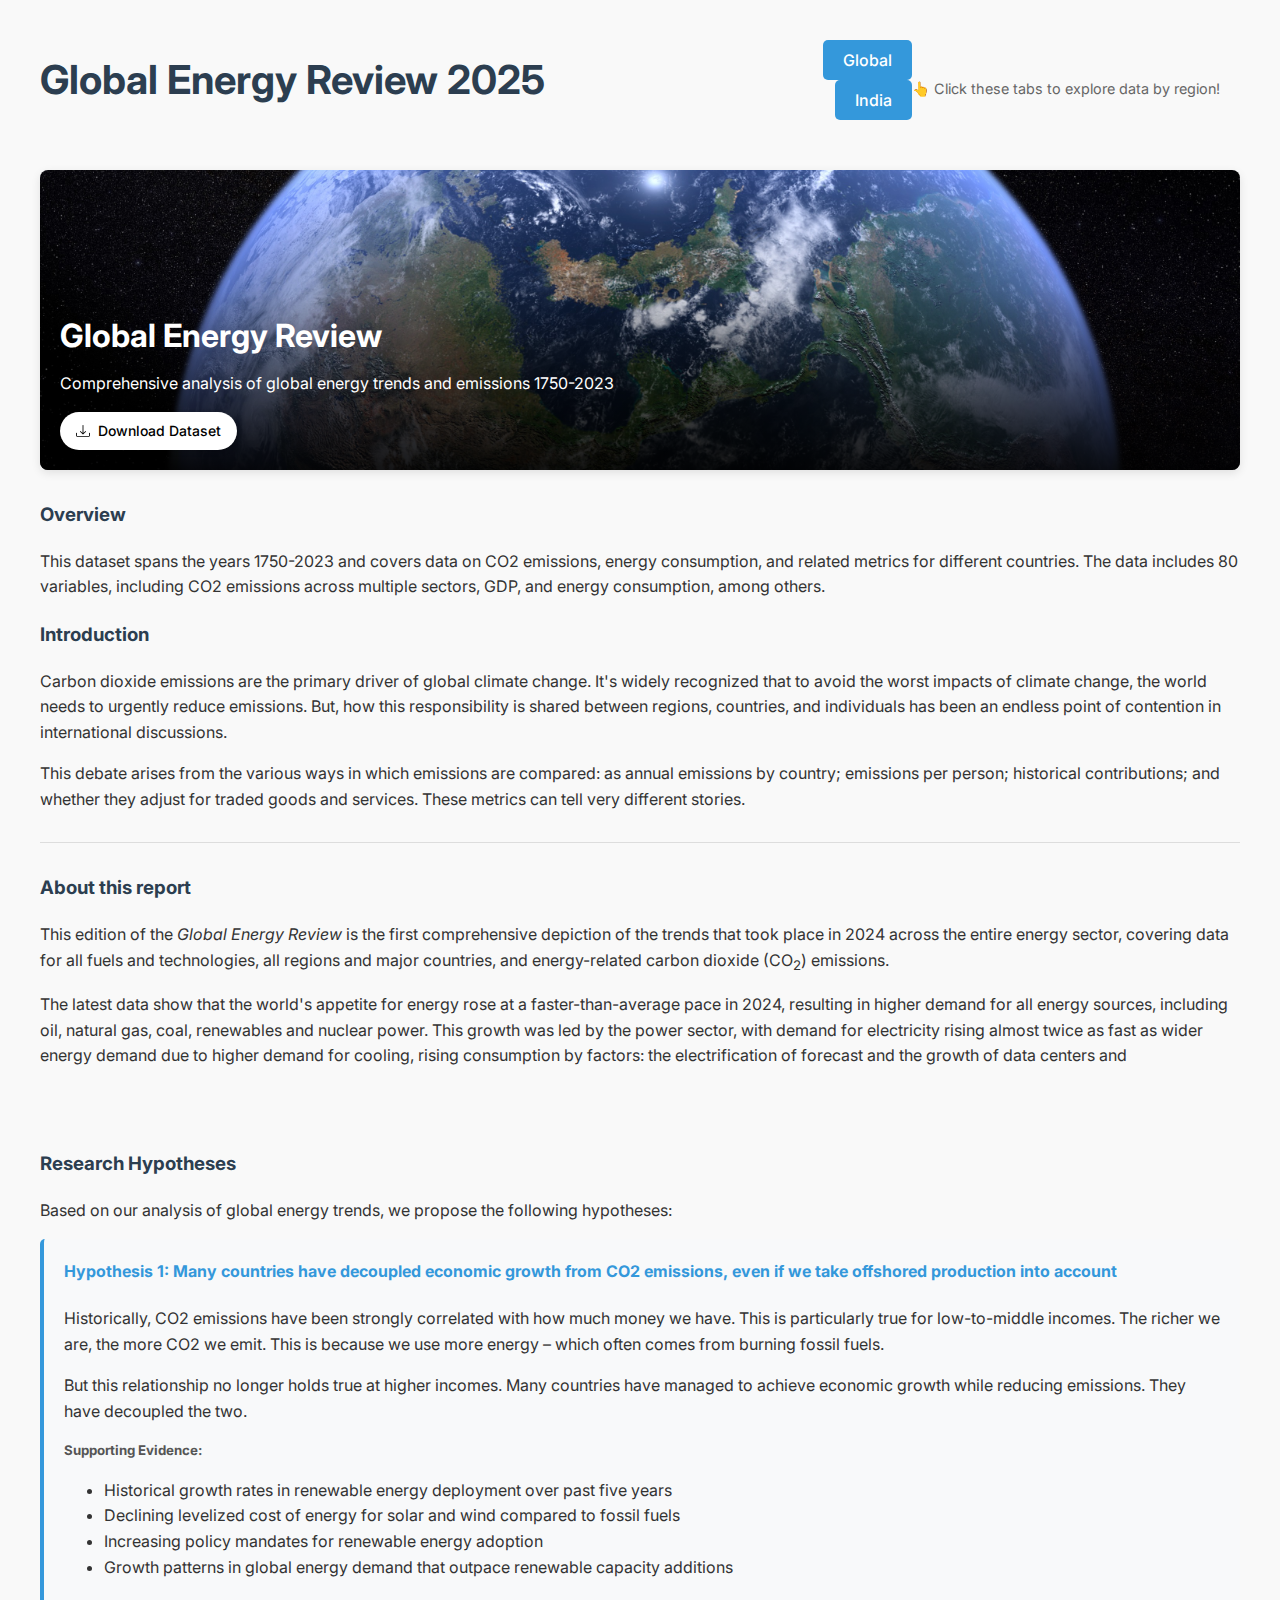
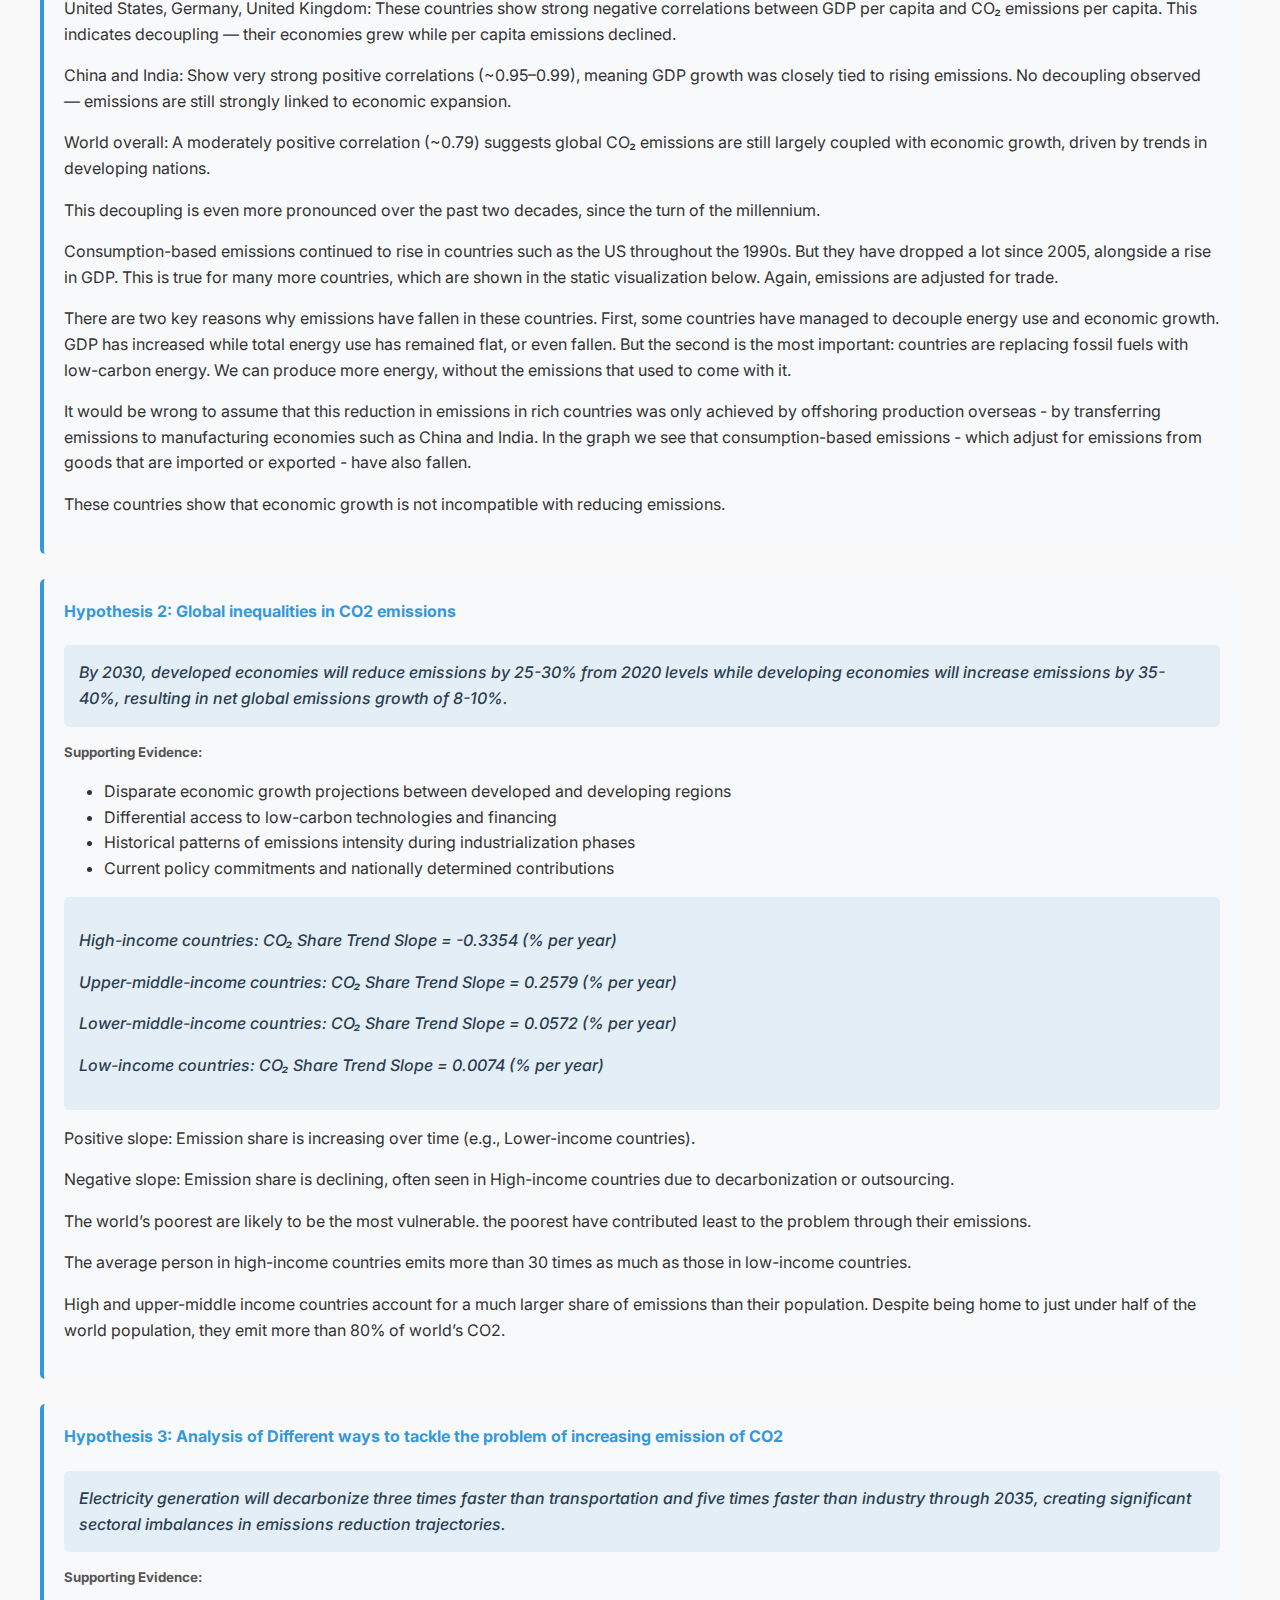
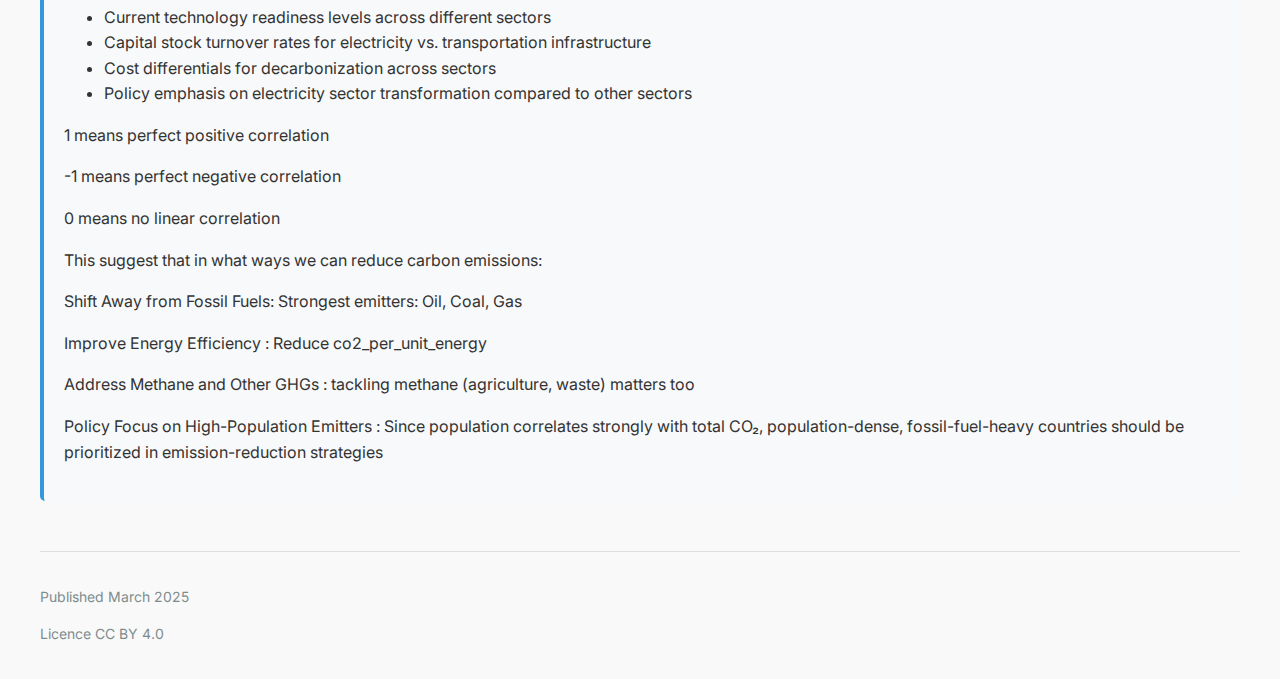
<file: index.html>
<!DOCTYPE html>
<html lang="en">
<head>
    <meta charset="UTF-8">
    <meta name="viewport" content="width=device-width, initial-scale=1.0">
    <title>Global Energy Review 2025</title>
    <link rel="preconnect" href="https://fonts.googleapis.com">
    <link rel="preconnect" href="https://fonts.gstatic.com" crossorigin>
    <link href="https://fonts.googleapis.com/css2?family=Inter:wght@300;400;500;600;700&display=swap" rel="stylesheet">
    <link rel="stylesheet" href="styles.css">
</head>
<body>
    <div class="container">
        <header>
            <div class="header-content">
                <div class="header-left">
                    <h1>Global Energy Review 2025</h1>
                </div>
                <div class="header-right">
                    <button id="coalBtn">Global</button>
                    <button id="naturalGasBtn">India</button>
                </div>
                <div class="tab-hint">👆 Click these tabs to explore data by region!</div>
            </div>
        </header>

        <!-- Banner image section -->
        <div class="banner-container">
            <img src="images/global.jpg" alt="Global energy landscape" class="banner-image">
            <div class="banner-overlay">
                <h2>Global Energy Review</h2>
                <p>Comprehensive analysis of global energy trends and emissions 1750-2023</p>
                <a href="https://github.com/owid/co2-data" class="download-btn">
                    <svg xmlns="http://www.w3.org/2000/svg" width="16" height="16" fill="currentColor" viewBox="0 0 16 16">
                        <path d="M.5 9.9a.5.5 0 0 1 .5.5v2.5a1 1 0 0 0 1 1h12a1 1 0 0 0 1-1v-2.5a.5.5 0 0 1 1 0v2.5a2 2 0 0 1-2 2H2a2 2 0 0 1-2-2v-2.5a.5.5 0 0 1 .5-.5z"/>
                        <path d="M7.646 11.854a.5.5 0 0 0 .708 0l3-3a.5.5 0 0 0-.708-.708L8.5 10.293V1.5a.5.5 0 0 0-1 0v8.793L5.354 8.146a.5.5 0 1 0-.708.708l3 3z"/>
                    </svg>
                    Download Dataset
                </a>
            </div>
        </div>

        <main>
            <section class="overview-section">
                <h3>Overview</h3>
                <p>This dataset spans the years 1750-2023 and covers data on CO2 emissions, energy consumption, and related metrics for different countries. The data includes 80 variables, including CO2 emissions across multiple sectors, GDP, and energy consumption, among others.</p>
            </section>

            <section class="introduction-section">
                <h3>Introduction</h3>
                <p>
                    Carbon dioxide emissions are the primary driver of global climate change. It's widely recognized that to avoid the worst impacts of climate change, the world needs to urgently reduce emissions. But, how this responsibility is shared between regions, countries, and individuals has been an endless point of contention in international discussions.
                </p>
                <p>
                    This debate arises from the various ways in which emissions are compared: as annual emissions by country; emissions per person; historical contributions; and whether they adjust for traded goods and services. These metrics can tell very different stories.
                </p>
            </section>

            <hr>

            <section class="about-section">
                <h3>About this report</h3>
                <p>
                    This edition of the <em>Global Energy Review</em> is the first comprehensive depiction of the trends that took place in 2024 across the entire energy sector, covering data for all fuels and technologies, all regions and major countries, and energy-related carbon dioxide (CO<sub>2</sub>) emissions.
                </p>
                <p>
                    The latest data show that the world's appetite for energy rose at a faster-than-average pace in 2024, resulting in higher demand for all energy sources, including oil, natural gas, coal, renewables and nuclear power. This growth was led by the power sector, with demand for electricity rising almost twice as fast as wider energy demand due to higher demand for cooling, rising consumption by factors: the electrification of forecast and the growth of data centers and
                </p>
            </section>

            <!-- Hypothesis section -->
            <section class="hypothesis-section">
                <h3>Research Hypotheses</h3>
                <p>Based on our analysis of global energy trends, we propose the following hypotheses:</p>
                
                <div class="hypothesis-card">
                    <h4>Hypothesis 1: Many countries have decoupled economic growth from CO2 emissions, even if we take offshored production into account</h4>
                    <p>
                        Historically, CO2 emissions have been strongly correlated with how much money we have. This is particularly true for low-to-middle incomes. The richer we are, the more CO2 we emit. This is because we use more energy – which often comes from burning fossil fuels.
                    </p>
                    <p>
                        But this relationship no longer holds true at higher incomes. Many countries have managed to achieve economic growth while reducing emissions. They have decoupled the two.
                    </p>

                    <h5>Supporting Evidence:</h5>
                    <ul>
                        <li>Historical growth rates in renewable energy deployment over past five years</li>
                        <li>Declining levelized cost of energy for solar and wind compared to fossil fuels</li>
                        <li>Increasing policy mandates for renewable energy adoption</li>
                        <li>Growth patterns in global energy demand that outpace renewable capacity additions</li>
                    </ul>
                    <p>
                        United States, Germany, United Kingdom: These countries show strong negative correlations between GDP per capita and CO₂ emissions per capita. This indicates decoupling — their economies grew while per capita emissions declined.</p>
                    <p>
                        China and India: Show very strong positive correlations (~0.95–0.99), meaning GDP growth was closely tied to rising emissions. No decoupling observed — emissions are still strongly linked to economic expansion.
                    </p>
                    <p>
                        World overall: A moderately positive correlation (~0.79) suggests global CO₂ emissions are still largely coupled with economic growth, driven by trends in developing nations.
                    </p>
                    <p>
                        This decoupling is even more pronounced over the past two decades, since the turn of the millennium.
                    </p>
                    <p>
                        Consumption-based emissions continued to rise in countries such as the US throughout the 1990s. But they have dropped a lot since 2005, alongside a rise in GDP. This is true for many more countries, which are shown in the static visualization below. Again, emissions are adjusted for trade.
                    </p>
                    <p>
                        There are two key reasons why emissions have fallen in these countries. First, some countries have managed to decouple energy use and economic growth. GDP has increased while total energy use has remained flat, or even fallen. But the second is the most important: countries are replacing fossil fuels with low-carbon energy. We can produce more energy, without the emissions that used to come with it.
                    </p>
                    <p>
                        It would be wrong to assume that this reduction in emissions in rich countries was only achieved by offshoring production overseas - by transferring emissions to manufacturing economies such as China and India. In the graph we see that consumption-based emissions - which adjust for emissions from goods that are imported or exported - have also fallen.
                    </p>
                    <p>
                        These countries show that economic growth is not incompatible with reducing emissions.
                    </p>
                </div>
                
                <div class="hypothesis-card">
                    <h4>Hypothesis 2: Global inequalities in CO2 emissions</h4>
                    <blockquote class="hypothesis-statement">
                        By 2030, developed economies will reduce emissions by 25-30% from 2020 levels while developing economies will increase emissions by 35-40%, resulting in net global emissions growth of 8-10%.
                    </blockquote>
                    
                    <h5>Supporting Evidence:</h5>
                    <ul>
                        <li>Disparate economic growth projections between developed and developing regions</li>
                        <li>Differential access to low-carbon technologies and financing</li>
                        <li>Historical patterns of emissions intensity during industrialization phases</li>
                        <li>Current policy commitments and nationally determined contributions</li>
                    </ul>

                    <blockquote class="hypothesis-statement">
                        <p>High-income countries: CO₂ Share Trend Slope = -0.3354 (% per year)</p>
                        <p>Upper-middle-income countries: CO₂ Share Trend Slope = 0.2579 (% per year)</p>
                        <p>Lower-middle-income countries: CO₂ Share Trend Slope = 0.0572 (% per year)</p>
                        <p>Low-income countries: CO₂ Share Trend Slope = 0.0074 (% per year)</p>
                    </blockquote>

                    <p>
                        Positive slope: Emission share is increasing over time (e.g., Lower-income countries).                    
                    </p>
                    <p>
                        Negative slope: Emission share is declining, often seen in High-income countries due to decarbonization or outsourcing.
                    </p>
                    <p>
                        The world’s poorest are likely to be the most vulnerable. the poorest have contributed least to the problem through their emissions.
                    </p>
                    <p>
                        The average person in high-income countries emits more than 30 times as much as those in low-income countries.
                    </p>
                    <p>
                        High and upper-middle income countries account for a much larger share of emissions than their population. Despite being home to just under half of the world population, they emit more than 80% of world’s CO2.
                    </p>
                </div>
                
                <div class="hypothesis-card">
                    <h4>Hypothesis 3: Analysis of Different ways to tackle the problem of increasing emission of CO2</h4>
                    <blockquote class="hypothesis-statement">
                        Electricity generation will decarbonize three times faster than transportation and five times faster than industry through 2035, creating significant sectoral imbalances in emissions reduction trajectories.
                    </blockquote>
                    
                    <h5>Supporting Evidence:</h5>
                    <ul>
                        <li>Current technology readiness levels across different sectors</li>
                        <li>Capital stock turnover rates for electricity vs. transportation infrastructure</li>
                        <li>Cost differentials for decarbonization across sectors</li>
                        <li>Policy emphasis on electricity sector transformation compared to other sectors</li>
                    </ul>
                    <p>
                        1 means perfect positive correlation
                    </p>
                    <p>
                        -1 means perfect negative correlation
                    </p>
                    <p>
                        0 means no linear correlation
                    </p>
                    <p>
                        This suggest that in what ways we can reduce carbon emissions:
                    </p>
                    <p>
                        Shift Away from Fossil Fuels: Strongest emitters: Oil, Coal, Gas
                    </p>
                    <p>
                        Improve Energy Efficiency : Reduce co2_per_unit_energy
                    </p>
                    <p>
                        Address Methane and Other GHGs : tackling methane (agriculture, waste) matters too
                    </p>
                    <p>
                        Policy Focus on High-Population Emitters : Since population correlates strongly with total CO₂, population-dense, fossil-fuel-heavy countries should be prioritized in emission-reduction strategies
                    </p>
                </div>
            </section>

            <footer>
                <p>Published March 2025</p>
                <p>Licence CC BY 4.0</p>
            </footer>
        </main>
    </div>
    
    <script src="script.js"></script>
</body>
</html>
</file>
<file: styles.css>
/* Apply the font to the entire document */
body {
    font-family: 'Inter', sans-serif;
    margin: 0;
    padding: 0;
    color: #333;
    line-height: 1.6;
}

h1, h2, h3, h4, h5, h6 {
    font-family: 'Inter', sans-serif;
    font-weight: 700;
    margin-top: 0;
}

/* Add these header styles */
.header-content {
    display: flex;
    justify-content: space-between;
    align-items: center;
    padding: 20px 0;
    flex-wrap: wrap;
}

.header-left {
    flex: 1;
}

.header-left h1 {
    font-size: 2.5em;
    color: #2c3e50;
    font-weight: 600;
    margin: 0;
}

.header-right {
    display: flex;
    flex-direction: column;
    align-items: flex-end;
}

.header-right > div {
    display: flex;
    flex-direction: column;
    align-items: flex-end;
    width: max-content;
}

.button-container {
    display: flex;
    gap: 8px;
    width: 100%;
}

.header-right button {
    flex: 1;
    padding: 10px 20px;
    font-size: 1em;
    border: none;
    border-radius: 5px;
    background-color: #3498db;
    color: white;
    cursor: pointer;
    transition: background-color 0.3s;
    min-width: 0;
}

.header-right .button-group {
    display: flex;
    gap: 15px;
    width: 100%;  /* Make button group full width */
}

.header-right button:hover {
    background-color: #2980b9;
}

.header-content h1 {
    font-weight: 700;
    font-size: 2.5rem;
    margin: 0;
}

.about-section p, .overview-section li {
    font-weight: 400;
}

/* Button styling */
button {
    font-family: 'Inter', sans-serif;
    font-weight: 500;
}

.download-section h2 {
    font-weight: 600;
}

body {
    font-family: 'Inter', sans-serif;
    line-height: 1.6;
    color: #333;
    margin: 0;
    padding: 0;
    background-color: #f9f9f9;
}

.container {
    max-width: 1200px;  /* Increased from 900px */
    margin: 0 auto;
    padding: 20px;
}

header {
    margin-bottom: 30px;
}

button {
    padding: 8px 15px;
    background-color: #3498db;
    color: white;
    border: none;
    border-radius: 4px;
    cursor: pointer;
    font-size: 14px;
    transition: background-color 0.3s;
}

button:hover {
    background-color: #2980b9;
}

h2 {
    color: #2c3e50;
    margin-top: 30px;
}

h3 {
    color: #2c3e50;
    margin-top: 20px;
}

hr {
    border: 0;
    height: 1px;
    background-color: #ddd;
    margin: 30px 0;
}

ul {
    padding-left: 20px;
}

footer {
    margin-top: 50px;
    padding-top: 20px;
    border-top: 1px solid #ddd;
    color: #7f8c8d;
    font-size: 14px;
}

/* Energy Content Pages */
.energy-content h2 {
    font-size: 24px;
    margin-bottom: 20px;
}

.energy-content p {
    margin-bottom: 20px;
}

.energy-stats {
    display: flex;
    flex-wrap: wrap;
    gap: 20px;
    margin: 30px 0;
}

.stat-card {
    flex: 1;
    min-width: 200px;
    background-color: #f5f5f5;
    padding: 15px;
    border-radius: 4px;
    box-shadow: 0 2px 4px rgba(0,0,0,0.1);
}

.stat-value {
    font-size: 24px;
    font-weight: bold;
    margin: 10px 0 5px;
    color: #2c3e50;
}

.stat-change {
    color: #7f8c8d;
    font-size: 14px;
}

/* Responsive adjustments */
@media (max-width: 768px) {
    .header-content {
        flex-direction: column;
        gap: 15px;
    }
    
    .header-right {
        margin-top: 15px;
        width: 100%;
    }
    
    .energy-stats {
        flex-direction: column;
    }
    
    .button-container {
        width: 100%;
    }
    
    .header-right button {
        flex: 1;
    }
}

/* Add these new styles to your existing styles.css */
.chart-container {
    margin: 30px 0;
    padding: 20px;
    background-color: #f5f5f5;
    border-radius: 4px;
    box-shadow: 0 2px 4px rgba(0,0,0,0.1);
}

.chart-container h3 {
    margin-top: 0;
    color: #2c3e50;
}

.chart-subtitle {
    font-size: 14px;
    color: #7f8c8d;
    margin-bottom: 15px;
}

.chart-image {
    text-align: center;
    margin: 20px 0;
}

.chart-image img {
    max-width: 100%;
    height: auto;
    border: 1px solid #ddd;
}

.chart-note {
    font-size: 0.9em;
    color: #666;
    margin-top: 10px;
    line-height: 1.5;
}

/* Add these to your existing styles.css */
.chart-with-legend {
    display: flex;
    gap: 20px;
    margin: 30px 0;
}

.chart-container {
    flex: 3;
}

.country-legend {
    flex: 1;
    min-width: 200px;
    padding: 15px;
    background-color: #f5f5f5;
    border-radius: 4px;
    box-shadow: 0 2px 4px rgba(0,0,0,0.1);
}

.country-legend h4 {
    margin-top: 0;
    margin-bottom: 15px;
    color: #2c3e50;
}

.country-list {
    max-height: 400px;
    overflow-y: auto;
    padding-right: 10px;
}

.country-item {
    display: flex;
    align-items: center;
    padding: 6px 0;
    border-bottom: 1px solid #eee;
}

.color-box {
    display: inline-block;
    width: 12px;
    height: 12px;
    margin-right: 8px;
    border: 1px solid #ddd;
}

/* Scrollbar styling */
.country-list::-webkit-scrollbar {
    width: 6px;
}

.country-list::-webkit-scrollbar-track {
    background: #f1f1f1;
    border-radius: 3px;
}

.country-list::-webkit-scrollbar-thumb {
    background: #888;
    border-radius: 3px;
}

.country-list::-webkit-scrollbar-thumb:hover {
    background: #555;
}

/* Responsive adjustments */
@media (max-width: 768px) {
    .chart-with-legend {
        flex-direction: column;
    }
    
    .country-legend {
        min-width: 100%;
    }
}

.interactive-container {
    display: flex;
    width: 100%;
    height: 420px;  /* Reduced from 600px to 400px */
    margin: 20px 0;
    border: 1px solid #ddd;
}

.chart-iframe {
    flex: 1;
    border: none;
    min-height: 400px;  /* Added to ensure consistent height */
}

.interactive-container1 {
    display: flex;
    width: 100%;
    height: 420px;  /* Reduced from 600px to 400px */
    margin: 20px 0;
    border: 1px solid #ddd;
}

.chart-iframe1 {
    flex: 1;
    border: none;
    min-height: 400px;  /* Added to ensure consistent height */
}

.evidence-image {
    width: 100%;
    height: auto;
    border-radius: 4px;
    margin: 20px 0;
}

.interactive-container3 {
    max-width: 100%;
    margin: 20px 0;
}

/* Download button styling */
.download-btn {
    display: inline-flex;
    align-items: center;
    gap: 8px;
    background-color: white;
    color: #000;
    padding: 10px 20px;
    border-radius: 50px;
    text-decoration: none;
    font-weight: 500;
    box-shadow: 0 2px 5px rgba(0, 0, 0, 0.1);
    transition: all 0.2s ease;
}

.download-btn svg {
    width: 20px;
    height: 20px;
}

.download-btn:hover {
    background-color: #f5f5f5;
    box-shadow: 0 3px 8px rgba(0, 0, 0, 0.15);
}

.download-section {
    margin: 20px 0;
}

/* Banner styling */
.banner-container {
    position: relative;
    width: 100%;
    height: 300px;
    overflow: hidden;
    margin-bottom: 30px;
    border-radius: 8px;
    box-shadow: 0 3px 10px rgba(0, 0, 0, 0.1);
}

.banner-image {
    width: 100%;
    height: 100%;
    object-fit: cover;
    display: block;
}

.banner-overlay {
    position: absolute;
    bottom: 0;
    left: 0;
    width: 100%;
    padding: 20px;
    background: linear-gradient(to top, rgba(0, 0, 0, 0.8), rgba(0, 0, 0, 0));
    color: white;
}

.banner-overlay h2 {
    font-size: 32px;
    margin: 0 0 10px 0;
    color: white;
}

.banner-overlay p {
    font-size: 16px;
    margin: 0;
    max-width: 600px;
}

/* Add this to your styles.css */
.banner-overlay .download-btn {
    margin-top: 15px;
    background-color: white;
    color: #000;
    border-radius: 50px;
    padding: 8px 16px;
    font-size: 14px;
    box-shadow: 0 2px 5px rgba(0, 0, 0, 0.2);
}

.banner-overlay .download-btn svg {
    fill: currentColor;
    width: 14px;
    height: 14px;
}

.banner-overlay .download-btn:hover {
    background-color: #f5f5f5;
}

/* Responsive adjustments for banner */
@media (max-width: 768px) {
    .banner-container {
        height: 200px;
    }
    
    .banner-overlay h2 {
        font-size: 24px;
    }
    
    .banner-overlay p {
        font-size: 14px;
    }
}

/* Back button styling */
.back-button {
    display: inline-flex;
    align-items: center;
    gap: 6px;
    color: #3498db;
    text-decoration: none;
    font-weight: 500;
    margin-bottom: 10px;
    transition: all 0.2s ease;
}

.back-button svg {
    width: 18px;
    height: 18px;
    transition: transform 0.2s ease;
}

.back-button:hover {
    color: #2980b9;
}

.back-button:hover svg {
    transform: translateX(-3px);
}

/* Main button styling - for Back to Main button */
.main-button {
    display: inline-block;
    width: 120px; /* Fixed width for consistency */
    padding: 8px 12px;
    background-color: #3498db;
    color: white;
    text-align: center;
    text-decoration: none;
    border-radius: 4px;
    font-weight: 500;
    font-size: 14px;
    border: none;
    cursor: pointer;
    box-sizing: border-box; /* Ensures padding doesn't affect width */
    margin: 0; /* Remove any margins */
    line-height: 1.5; /* Consistent line height */
}

/* Override any button styles that might be interfering */
button.main-button, 
a.main-button {
    width: 120px !important;
}

/* Ensure the button is positioned correctly in header */
.header-right .main-button {
    margin-left: auto;
}

/* Responsive styling for the button */
@media (max-width: 768px) {
    .main-button {
        padding: 6px 14px;
        font-size: 15px;
    }
}

/* Hypothesis section styling */
.hypothesis-section {
    margin: 40px 0;
    padding-top: 20px;
}

.hypothesis-card {
    background-color: #f8f9fa;
    border-left: 4px solid #3498db;
    padding: 20px;
    margin-bottom: 25px;
    border-radius: 5px;
}

.hypothesis-statement {
    font-style: italic;
    font-weight: 500;
    color: #2c3e50;
    background-color: rgba(52, 152, 219, 0.1);
    padding: 15px;
    border-radius: 5px;
    margin: 15px 0;
}

.hypothesis-section h4 {
    color: #3498db;
    margin-top: 0;
}

.hypothesis-section h5 {
    color: #555;
    margin-bottom: 10px;
}

.hypothesis-section ul {
    margin-left: 20px;
}

.tab-hint {
    font-size: 0.9em;
    color: #666;
    margin-top: 8px;
    text-align: right;
    padding-right: 20px;
    position: relative;
    top: 5px;
    right: 0;
}

/* Responsive design */
@media (max-width: 768px) {
    .tab-hint {
        text-align: center;
    }
}

@keyframes bounce {
    0%, 100% {
        transform: translateY(0);
    }
    50% {
        transform: translateY(-5px);
    }
}

/* Media query for responsive design */
@media (max-width: 768px) {
    .tab-hint {
        text-align: left;
        padding-right: 0;
    }
}
</file>
